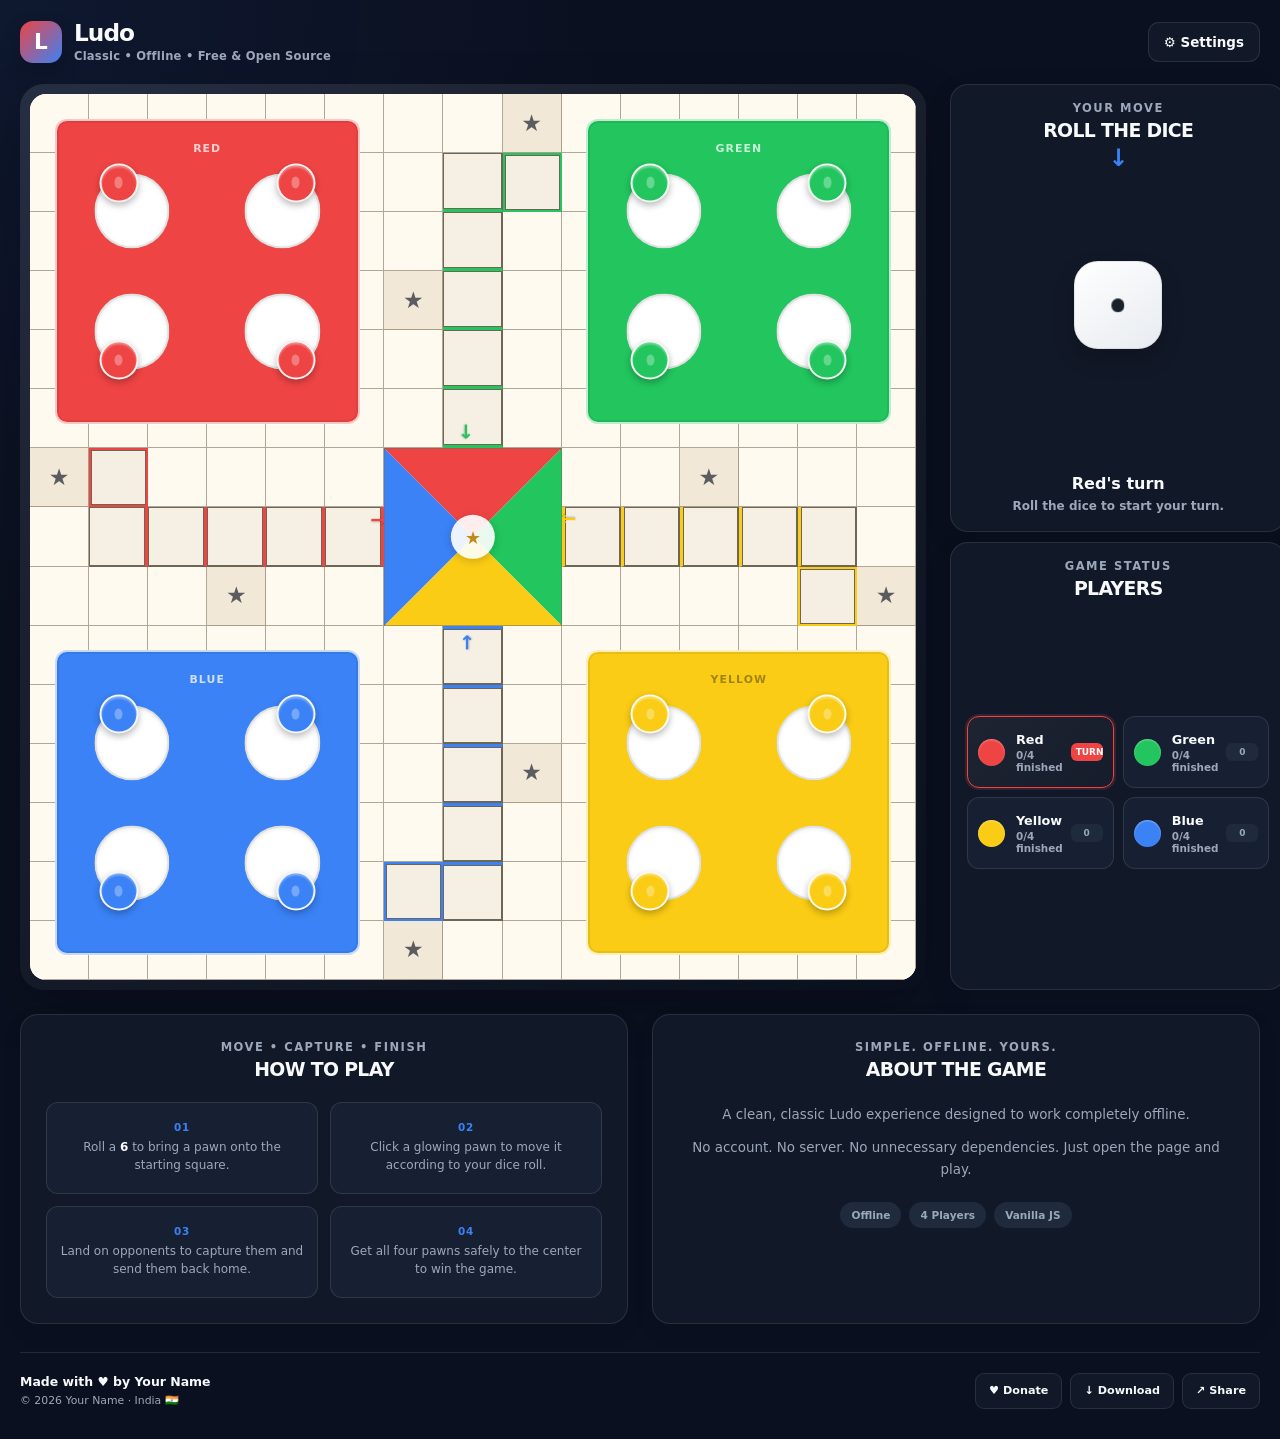
<file: index.html>
<!DOCTYPE html>
<html lang="en">
<head>
    <meta charset="UTF-8">
    <meta
        name="viewport"
        content="width=device-width, initial-scale=1, viewport-fit=cover"
    >

    <meta
        name="description"
        content="A modern classic offline Ludo game built with vanilla JavaScript."
    >

    <meta name="theme-color" content="#111827">

    <title>Ludo — Classic Offline Game</title>

    <link rel="stylesheet" href="css/style.css">
</head>

<body data-theme="midnight" data-board-follow="false">

<div class="app">

    <!-- =========================================================
         HEADER
    ========================================================== -->
    <header class="topbar">

        <div class="topbar-inner">

            <div class="brand">
                <div class="brand-mark">L</div>

                <div class="brand-copy">
                    <h1>Ludo</h1>
                    <p>Classic • Offline • Free & Open Source</p>
                </div>
            </div>

            <div class="settings-wrap">

                <button
                    id="settingsButton"
                    class="settings-button"
                    type="button"
                    aria-expanded="false"
                    aria-controls="settingsMenu"
                >
                    ⚙ <span>Settings</span>
                </button>

                <div
                    id="settingsMenu"
                    class="settings-menu"
                    hidden
                >

                    <div class="settings-title">
                        <span>Settings</span>
                        <button
                            id="closeSettings"
                            class="settings-close"
                            type="button"
                            aria-label="Close settings"
                        >
                            ×
                        </button>
                    </div>

                    <div class="settings-section">

                        <span class="settings-label">
                            Theme
                        </span>

                        <div class="theme-buttons">

                            <button
                                type="button"
                                class="theme-button"
                                data-theme-option="light"
                            >
                                ☀ Light
                            </button>

                            <button
                                type="button"
                                class="theme-button"
                                data-theme-option="midnight"
                            >
                                ☾ Midnight
                            </button>

                        </div>

                    </div>

                    <!-- Available only in Midnight -->
                    <label
                        id="boardThemeOption"
                        class="settings-toggle disabled"
                    >

                        <span class="toggle-copy">
                            <strong>Board follows theme</strong>
                            <small>Use a dark board in Midnight mode</small>
                        </span>

                        <input
                            id="boardThemeToggle"
                            type="checkbox"
                            disabled
                        >

                        <span class="toggle-slider"></span>

                    </label>

                    <div class="settings-divider"></div>

                    <button
                        id="restartGame"
                        class="restart-button"
                        type="button"
                    >
                        ↻ New / Restart Game
                    </button>

                </div>

            </div>

        </div>

    </header>


    <!-- =========================================================
         MAIN GAME AREA
    ========================================================== -->
    <main class="main-content">

        <!-- BOARD + SIDE GAME AREA -->
        <section class="game-layout">

            <!-- =================================================
                 BOARD
            ================================================== -->
            <section class="board-section">

                <div class="board-frame">

                    <div
                        id="board"
                        class="board"
                        aria-label="Ludo game board"
                    >

                        <div
                            id="boardGrid"
                            class="board-grid"
                        ></div>


                        <!-- ===============================
                             RED HOME
                        ================================ -->
                        <div class="home-area home-red">

                            <div class="home-inner">

                                <div class="home-title">
                                    RED
                                </div>

                                <div class="yard-slot slot-1"></div>
                                <div class="yard-slot slot-2"></div>
                                <div class="yard-slot slot-3"></div>
                                <div class="yard-slot slot-4"></div>

                            </div>

                        </div>


                        <!-- ===============================
                             GREEN HOME
                        ================================ -->
                        <div class="home-area home-green">

                            <div class="home-inner">

                                <div class="home-title">
                                    GREEN
                                </div>

                                <div class="yard-slot slot-1"></div>
                                <div class="yard-slot slot-2"></div>
                                <div class="yard-slot slot-3"></div>
                                <div class="yard-slot slot-4"></div>

                            </div>

                        </div>


                        <!-- ===============================
                             YELLOW HOME
                        ================================ -->
                        <div class="home-area home-yellow">

                            <div class="home-inner">

                                <div class="home-title">
                                    YELLOW
                                </div>

                                <div class="yard-slot slot-1"></div>
                                <div class="yard-slot slot-2"></div>
                                <div class="yard-slot slot-3"></div>
                                <div class="yard-slot slot-4"></div>

                            </div>

                        </div>


                        <!-- ===============================
                             BLUE HOME
                        ================================ -->
                        <div class="home-area home-blue">

                            <div class="home-inner">

                                <div class="home-title">
                                    BLUE
                                </div>

                                <div class="yard-slot slot-1"></div>
                                <div class="yard-slot slot-2"></div>
                                <div class="yard-slot slot-3"></div>
                                <div class="yard-slot slot-4"></div>

                            </div>

                        </div>


                        <!-- ===============================
                             CENTER HOME
                        ================================ -->
                        <div class="home-center">

                            <div class="center-triangle red"></div>
                            <div class="center-triangle green"></div>
                            <div class="center-triangle yellow"></div>
                            <div class="center-triangle blue"></div>

                            <div class="center-core">
                                <span>★</span>
                            </div>

                        </div>


                        <!-- TOKENS -->
                        <div
                            id="tokenLayer"
                            class="token-layer"
                        ></div>

                    </div>

                </div>

            </section>


            <!-- =================================================
                 RIGHT SIDE GAME PANEL
            ================================================== -->
            <aside class="game-panel">

                <!-- YOUR MOVE / DICE -->
                <section class="dice-card game-card">

                    <div class="card-heading">

                        <span class="eyebrow">
                            YOUR MOVE
                        </span>

                        <h2>
                            ROLL THE DICE
                        </h2>

                    </div>

                    <div
                        id="diceArea"
                        class="dice-area"
                    >

                        <div
                            id="dicePointer"
                            class="dice-pointer"
                            aria-hidden="true"
                        >
                            ↓
                        </div>

                        <button
                            id="diceButton"
                            class="dice-button"
                            type="button"
                            aria-label="Roll dice"
                        >

                            <div
                                id="diceFace"
                                class="dice-face"
                            >

                                <span class="dice-dot"></span>
                                <span class="dice-dot"></span>
                                <span class="dice-dot"></span>
                                <span class="dice-dot"></span>
                                <span class="dice-dot"></span>
                                <span class="dice-dot"></span>
                                <span class="dice-dot"></span>
                                <span class="dice-dot"></span>
                                <span class="dice-dot"></span>

                            </div>

                        </button>

                    </div>

                    <div
                        id="diceStatus"
                        class="dice-status"
                    >
                        Red's turn
                    </div>

                    <div
                        id="diceHint"
                        class="dice-hint"
                    >
                        Roll the dice to start your turn.
                    </div>

                </section>


                <!-- PLAYERS -->
                <section class="players-card game-card">

                    <div class="card-heading">

                        <span class="eyebrow">
                            GAME STATUS
                        </span>

                        <h2>
                            PLAYERS
                        </h2>

                    </div>

                    <div
                        id="playersList"
                        class="players-list"
                    ></div>

                </section>

            </aside>

        </section>


        <!-- =====================================================
             INFORMATION AREA
        ====================================================== -->
        <section class="below-info">

            <!-- HOW TO PLAY -->
            <article class="info-card">

                <div class="info-heading">
                    <span class="eyebrow">
                        MOVE • CAPTURE • FINISH
                    </span>

                    <h2>
                        HOW TO PLAY
                    </h2>
                </div>

                <div class="info-content">

                    <div class="info-step">
                        <span class="step-number">01</span>
                        <p>
                            Roll a <strong>6</strong> to bring a pawn
                            onto the starting square.
                        </p>
                    </div>

                    <div class="info-step">
                        <span class="step-number">02</span>
                        <p>
                            Click a glowing pawn to move it according
                            to your dice roll.
                        </p>
                    </div>

                    <div class="info-step">
                        <span class="step-number">03</span>
                        <p>
                            Land on opponents to capture them and
                            send them back home.
                        </p>
                    </div>

                    <div class="info-step">
                        <span class="step-number">04</span>
                        <p>
                            Get all four pawns safely to the center
                            to win the game.
                        </p>
                    </div>

                </div>

            </article>


            <!-- ABOUT -->
            <article class="about-card">

                <div class="info-heading">

                    <span class="eyebrow">
                        SIMPLE. OFFLINE. YOURS.
                    </span>

                    <h2>
                        ABOUT THE GAME
                    </h2>

                </div>

                <div class="about-content">

                    <p>
                        A clean, classic Ludo experience designed to
                        work completely offline.
                    </p>

                    <p>
                        No account. No server. No unnecessary
                        dependencies. Just open the page and play.
                    </p>

                    <div class="about-pills">

                        <span>Offline</span>
                        <span>4 Players</span>
                        <span>Vanilla JS</span>

                    </div>

                </div>

            </article>

        </section>

    </main>


    <!-- =========================================================
         FOOTER
    ========================================================== -->
    <footer class="footer">

        <div class="footer-content">

            <div class="footer-text">

                <strong>
                    Made with ♥ by Your Name
                </strong>

                <span>
                    © 2026 Your Name · India 🇮🇳
                </span>

            </div>

            <div class="footer-actions">

                <button
                    type="button"
                    class="footer-button"
                    id="donateButton"
                >
                    ♥ Donate
                </button>

                <button
                    type="button"
                    class="footer-button"
                    id="downloadButton"
                >
                    ↓ Download
                </button>

                <button
                    type="button"
                    class="footer-button"
                    id="shareButton"
                >
                    ↗ Share
                </button>

            </div>

        </div>

    </footer>

</div>


<!-- =============================================================
     WINNER MODAL
============================================================== -->
<div
    id="winnerModal"
    class="modal hidden"
    aria-hidden="true"
>

    <div class="modal-backdrop"></div>

    <div class="modal-box">

        <div
            id="winnerIcon"
            class="winner-icon"
        >
            🏆
        </div>

        <span class="eyebrow">
            GAME COMPLETE
        </span>

        <h2 id="winnerTitle">
            Red Wins!
        </h2>

        <p id="winnerText">
            All four pawns reached the center.
        </p>

        <button
            id="winnerRestart"
            class="winner-button"
            type="button"
        >
            Play Again
        </button>

    </div>

</div>


<script src="js/game.js"></script>

</body>
</html>
</file>
<file: css/style.css>
/* ============================================================
   ROOT
============================================================ */

:root {
    --red: #ef4444;
    --green: #22c55e;
    --yellow: #facc15;
    --blue: #3b82f6;

    --page-bg: #0b1020;
    --surface: #111827;
    --surface-2: #172033;
    --surface-3: #202a3d;

    --text: #f8fafc;
    --muted: #9ca8ba;
    --border: rgba(255,255,255,.10);

    --classic-board: #eee3cf;
    --classic-cell: #fffaf0;
    --classic-grid: rgba(81,65,42,.45);
    --classic-grid-strong: rgba(55,43,27,.70);

    --board-bg: var(--classic-board);
    --board-cell: var(--classic-cell);
    --board-grid: var(--classic-grid);
    --board-grid-strong: var(--classic-grid-strong);

    --shadow:
        0 18px 50px rgba(0,0,0,.22);

    --radius: 18px;

    --max-width: 1240px;
}


/* ============================================================
   LIGHT THEME
============================================================ */

body[data-theme="light"] {
    --page-bg: #f3f5f7;
    --surface: #ffffff;
    --surface-2: #f7f8fa;
    --surface-3: #edf0f4;

    --text: #18202b;
    --muted: #687386;
    --border: rgba(20,30,45,.10);

    --board-bg: var(--classic-board);
    --board-cell: var(--classic-cell);
    --board-grid: var(--classic-grid);
    --board-grid-strong: var(--classic-grid-strong);
}


/* ============================================================
   MIDNIGHT BOARD FOLLOWING THEME
============================================================ */

body[data-theme="midnight"][data-board-follow="true"] {
    --board-bg: #151c2b;
    --board-cell: #202a3b;
    --board-grid: rgba(255,255,255,.30);
    --board-grid-strong: rgba(255,255,255,.55);
}


/* ============================================================
   GLOBAL
============================================================ */

* {
    box-sizing: border-box;
}

html {
    min-height: 100%;
    font-size: 16px;
}

body {
    margin: 0;
    min-height: 100vh;

    background:
        radial-gradient(
            circle at top left,
            rgba(59,130,246,.07),
            transparent 32%
        ),
        var(--page-bg);

    color: var(--text);

    font-family:
        Inter,
        ui-sans-serif,
        system-ui,
        -apple-system,
        BlinkMacSystemFont,
        "Segoe UI",
        sans-serif;

    transition:
        background .25s ease,
        color .25s ease;
}

button {
    font: inherit;
}

button,
a {
    -webkit-tap-highlight-color: transparent;
}

.app {
    width: 100%;
    min-height: 100vh;
}


/* ============================================================
   HEADER
============================================================ */

.topbar {
    width: 100%;
}

.topbar-inner {
    width: min(
        calc(100% - 36px),
        var(--max-width)
    );

    margin: 0 auto;

    min-height: 84px;

    display: flex;
    align-items: center;
    justify-content: space-between;

    position: relative;
}

.brand {
    display: flex;
    align-items: center;
    gap: 12px;
}

.brand-mark {
    width: 42px;
    height: 42px;

    border-radius: 13px;

    display: grid;
    place-items: center;

    background:
        linear-gradient(
            135deg,
            var(--red),
            var(--blue)
        );

    color: #fff;

    font-size: 1.35rem;
    font-weight: 900;

    box-shadow:
        0 8px 20px rgba(0,0,0,.18);
}

.brand-copy h1 {
    margin: 0;

    font-size: 1.45rem;
    line-height: 1;

    letter-spacing: -.04em;
}

.brand-copy p {
    margin: 5px 0 0;

    color: var(--muted);

    font-size: .72rem;
    font-weight: 600;

    letter-spacing: .02em;
}


/* ============================================================
   SETTINGS
============================================================ */

.settings-wrap {
    position: relative;
}

.settings-button {
    min-height: 40px;

    padding: 0 15px;

    border: 1px solid var(--border);
    border-radius: 11px;

    background: var(--surface);

    color: var(--text);

    font-size: .84rem;
    font-weight: 700;

    cursor: pointer;

    transition:
        transform .18s ease,
        background .18s ease;
}

.settings-button:hover {
    transform: translateY(-1px);
    background: var(--surface-2);
}

.settings-menu {
    position: absolute;

    z-index: 100;

    top: calc(100% + 10px);
    right: 0;

    width: 290px;

    padding: 16px;

    border: 1px solid var(--border);
    border-radius: 16px;

    background: var(--surface);

    box-shadow: var(--shadow);
}

.settings-menu[hidden] {
    display: none;
}

.settings-title {
    display: flex;
    align-items: center;
    justify-content: space-between;

    margin-bottom: 17px;

    font-size: .95rem;
    font-weight: 800;
}

.settings-close {
    width: 28px;
    height: 28px;

    border: 0;
    border-radius: 8px;

    background: var(--surface-3);
    color: var(--text);

    cursor: pointer;

    font-size: 1.1rem;
}

.settings-section {
    margin-bottom: 14px;
}

.settings-label {
    display: block;

    margin-bottom: 8px;

    color: var(--muted);

    font-size: .72rem;
    font-weight: 800;

    text-transform: uppercase;
    letter-spacing: .08em;
}

.theme-buttons {
    display: grid;
    grid-template-columns: 1fr 1fr;
    gap: 8px;
}

.theme-button {
    min-height: 38px;

    border: 1px solid var(--border);
    border-radius: 9px;

    background: var(--surface-2);
    color: var(--text);

    font-size: .78rem;
    font-weight: 700;

    cursor: pointer;
}

.theme-button.active {
    border-color: var(--blue);
    background: rgba(59,130,246,.12);
}

.settings-toggle {
    min-height: 50px;

    display: flex;
    align-items: center;

    position: relative;

    cursor: pointer;
}

.settings-toggle.disabled {
    opacity: .40;
    cursor: not-allowed;
}

.toggle-copy {
    display: flex;
    flex-direction: column;
    gap: 3px;

    flex: 1;
}

.toggle-copy strong {
    font-size: .80rem;
}

.toggle-copy small {
    color: var(--muted);
    font-size: .67rem;
}

.settings-toggle input {
    position: absolute;
    opacity: 0;
    pointer-events: none;
}

.toggle-slider {
    width: 40px;
    height: 22px;

    flex: 0 0 auto;

    border-radius: 30px;

    background: var(--surface-3);

    position: relative;

    transition: .2s ease;
}

.toggle-slider::after {
    content: "";

    width: 16px;
    height: 16px;

    border-radius: 50%;

    position: absolute;

    top: 3px;
    left: 3px;

    background: #fff;

    box-shadow: 0 2px 5px rgba(0,0,0,.2);

    transition: .2s ease;
}

.settings-toggle input:checked + .toggle-slider {
    background: var(--blue);
}

.settings-toggle input:checked + .toggle-slider::after {
    transform: translateX(18px);
}

.settings-divider {
    height: 1px;
    margin: 12px 0;

    background: var(--border);
}

.restart-button {
    width: 100%;
    min-height: 40px;

    border: 1px solid var(--border);
    border-radius: 9px;

    background: var(--surface-2);
    color: var(--text);

    font-size: .78rem;
    font-weight: 800;

    cursor: pointer;
}


/* ============================================================
   MAIN
============================================================ */

.main-content {
    width: min(
        calc(100% - 36px),
        var(--max-width)
    );

    margin: 0 auto;
}


/* ============================================================
   BOARD + SIDE PANEL
============================================================ */

.game-layout {
    display: grid;

    grid-template-columns:
        minmax(0, 1fr)
        340px;

    gap: 24px;

    align-items: center;
}


/* ============================================================
   BOARD
============================================================ */

.board-section {
    min-width: 0;
}

.board-frame {
    width: 100%;

    padding: 10px;

    border-radius: 24px;

    background:
        linear-gradient(
            145deg,
            rgba(255,255,255,.10),
            rgba(0,0,0,.05)
        );

    box-shadow: var(--shadow);
}

.board {
    width: 100%;

    aspect-ratio: 1 / 1;

    position: relative;

    overflow: hidden;

    border-radius: 16px;

    background: var(--board-bg);

    isolation: isolate;

    user-select: none;
}


/* ============================================================
   BOARD GRID
============================================================ */

.board-grid {
    position: absolute;

    inset: 0;

    display: grid;

    grid-template-columns: repeat(15, 1fr);
    grid-template-rows: repeat(15, 1fr);

    z-index: 1;
}

.board-cell {
    min-width: 0;
    min-height: 0;

    position: relative;

    background: var(--board-cell);

    border-right: 1px solid var(--board-grid);
    border-bottom: 1px solid var(--board-grid);
}

.board-cell.track {
    background: var(--board-cell);
}

.board-cell.safe {
    background: rgba(255,255,255,.18);
}

.board-cell.start {
    border: 2px solid var(--player-color);

    background:
        rgba(255,255,255,.38);

    z-index: 2;
}

.board-cell.lane {
    background:
        rgba(255,255,255,.42);

    border-color: var(--board-grid-strong);

    z-index: 3;
}


/* Stronger middle/track lines */
.board-cell.lane,
.board-cell.start {
    box-shadow:
        inset 0 0 0 1px var(--board-grid-strong);
}


/* ============================================================
   SAFE STAR
============================================================ */

.cell-star {
    position: absolute;

    inset: 0;

    display: grid;
    place-items: center;

    color: rgba(40,45,55,.75);

    font-size: clamp(
        13px,
        1.8vw,
        25px
    );

    line-height: 1;

    pointer-events: none;
}


/* ============================================================
   HOME AREAS
============================================================ */

.home-area {
    position: absolute;

    width: 40%;
    height: 40%;

    z-index: 10;

    padding: 0;
}

.home-red {
    left: 0;
    top: 0;
}

.home-green {
    right: 0;
    top: 0;
}

.home-yellow {
    right: 0;
    bottom: 0;
}

.home-blue {
    left: 0;
    bottom: 0;
}

.home-inner {
    position: absolute;

    inset: 7%;

    border-radius: 12px;

    display: block;

    overflow: hidden;

    border: 2px solid rgba(255,255,255,.70);

    box-shadow:
        inset 0 0 0 2px rgba(0,0,0,.07);
}

.home-red .home-inner {
    background: var(--red);
}

.home-green .home-inner {
    background: var(--green);
}

.home-yellow .home-inner {
    background: var(--yellow);
}

.home-blue .home-inner {
    background: var(--blue);
}


/* ============================================================
   HOME TITLE
============================================================ */

.home-title {
    position: absolute;

    left: 50%;
    top: 7%;

    transform: translateX(-50%);

    color: rgba(255,255,255,.75);

    font-size: clamp(
        7px,
        .85vw,
        12px
    );

    font-weight: 900;

    letter-spacing: .10em;

    pointer-events: none;
}

.home-yellow .home-title {
    color: rgba(35,35,20,.42);
}


/* ============================================================
   WHITE YARD CIRCLES
============================================================ */

.yard-slot {
    position: absolute;

    width: 25%;
    aspect-ratio: 1;

    border-radius: 50%;

    background: #fff;

    border:
        2px solid rgba(20,25,30,.13);

    box-shadow:
        inset 0 1px 4px rgba(0,0,0,.08);

    transform: translate(-50%, -50%);

    z-index: 1;
}


/*
    Exact centers:

    top-left:
      25%,25%
      75%,25%
      25%,75%
      75%,75%

    This keeps the pawn centered inside the circle.
*/

.slot-1 {
    left: 25%;
    top: 30%;
}

.slot-2 {
    left: 75%;
    top: 30%;
}

.slot-3 {
    left: 25%;
    top: 70%;
}

.slot-4 {
    left: 75%;
    top: 70%;
}


/* ============================================================
   HOME EXIT ARROWS
============================================================ */

.home-exit-arrow {
    position: absolute;

    z-index: 15;

    display: grid;
    place-items: center;

    width: 5%;

    color: var(--arrow-color);

    font-size: clamp(
        10px,
        1.5vw,
        21px
    );

    font-weight: 900;

    text-shadow:
        0 1px 2px rgba(0,0,0,.25);

    animation: arrowPulse 1.4s ease-in-out infinite;

    pointer-events: none;
}

.exit-red {
    left: 36.8%;
    top: 46.7%;

    --arrow-color: var(--red);
}

.exit-green {
    left: 46.7%;
    top: 36.8%;

    --arrow-color: var(--green);

    transform: rotate(90deg);
}

.exit-yellow {
    right: 36.8%;
    top: 46.7%;

    --arrow-color: var(--yellow);

    transform: rotate(180deg);
}

.exit-blue {
    left: 46.7%;
    bottom: 36.8%;

    --arrow-color: var(--blue);

    transform: rotate(270deg);
}

@keyframes arrowPulse {
    0%,100% {
        opacity: .55;
        transform: translateX(0);
    }

    50% {
        opacity: 1;
        transform: translateX(3px);
    }
}


/* ============================================================
   CENTER
============================================================ */

.home-center {
    position: absolute;

    left: 40%;
    top: 40%;

    width: 20%;
    height: 20%;

    z-index: 20;

    overflow: hidden;

    background: var(--board-cell);

    box-shadow:
        inset 0 0 0 2px var(--board-grid-strong);
}

.center-triangle {
    position: absolute;

    inset: 0;

    width: 100%;
    height: 100%;

    border: 0;
}

.center-triangle.red {
    background: var(--red);

    clip-path:
        polygon(
            0 0,
            100% 0,
            50% 50%
        );
}

.center-triangle.green {
    background: var(--green);

    clip-path:
        polygon(
            100% 0,
            100% 100%,
            50% 50%
        );
}

.center-triangle.yellow {
    background: var(--yellow);

    clip-path:
        polygon(
            0 100%,
            100% 100%,
            50% 50%
        );
}

.center-triangle.blue {
    background: var(--blue);

    clip-path:
        polygon(
            0 0,
            0 100%,
            50% 50%
        );
}

.center-core {
    position: absolute;

    left: 50%;
    top: 50%;

    width: 25%;
    aspect-ratio: 1;

    transform: translate(-50%, -50%);

    border-radius: 50%;

    display: grid;
    place-items: center;

    background: rgba(255,255,255,.90);

    box-shadow:
        0 2px 8px rgba(0,0,0,.18);

    z-index: 30;
}

.center-core span {
    color: #c08b18;

    font-size: clamp(
        9px,
        1.4vw,
        18px
    );
}


/* ============================================================
   COLORED HOME LANES
============================================================ */

/*
   Red: row 7, moving toward center.
   Green: column 7, moving toward center.
   Yellow: row 7, moving toward center.
   Blue: column 7, moving toward center.
*/

.board-cell.lane-red {
    border-right: 3px solid var(--red);
}

.board-cell.lane-green {
    border-bottom: 3px solid var(--green);
}

.board-cell.lane-yellow {
    border-left: 3px solid var(--yellow);
}

.board-cell.lane-blue {
    border-top: 3px solid var(--blue);
}


/* ============================================================
   TOKEN LAYER
============================================================ */

.token-layer {
    position: absolute;

    inset: 0;

    z-index: 50;

    pointer-events: none;
}

.token {
    position: absolute;

    width: clamp(
        21px,
        4.4%,
        48px
    );

    aspect-ratio: 1;

    transform:
        translate(-50%, -50%);

    border-radius: 50%;

    border: 2px solid rgba(255,255,255,.92);

    display: grid;
    place-items: center;

    pointer-events: auto;

    cursor: default;

    transition:
        left .12s linear,
        top .12s linear,
        transform .15s ease;

    box-shadow:
        0 3px 7px rgba(0,0,0,.28),
        inset 0 2px 2px rgba(255,255,255,.35);
}

.token::after {
    content: "";

    width: 34%;
    height: 34%;

    border-radius: 50%;

    background: rgba(255,255,255,.30);
}

.token.red {
    background: var(--red);
}

.token.green {
    background: var(--green);
}

.token.yellow {
    background: var(--yellow);
}

.token.blue {
    background: var(--blue);
}

.token.movable {
    cursor: pointer;

    border-color: #fff;

    animation:
        tokenBounce 1s ease-in-out infinite;

    box-shadow:
        0 0 0 3px rgba(255,255,255,.32),
        0 5px 13px rgba(0,0,0,.28);
}

@keyframes tokenBounce {
    0%,100% {
        transform:
            translate(-50%, -50%)
            translateY(0)
            scale(1);
    }

    50% {
        transform:
            translate(-50%, -50%)
            translateY(-4px)
            scale(1.08);
    }
}


/*
   Actual move animation:
   the token jumps upward while travelling
   to the next square.
*/
.token.jumping {
    animation:
        pawnJump .28s ease-out;
}

@keyframes pawnJump {

    0% {
        transform:
            translate(-50%, -50%)
            translateY(0)
            scale(1);
    }

    45% {
        transform:
            translate(-50%, -50%)
            translateY(-13px)
            scale(1.08);
    }

    75% {
        transform:
            translate(-50%, -50%)
            translateY(-5px)
            scale(1.02);
    }

    100% {
        transform:
            translate(-50%, -50%)
            translateY(0)
            scale(1);
    }
}


/* ============================================================
   GAME PANEL
============================================================ */

.game-panel {
    width: 100%;

    display: grid;

    grid-template-rows: 1fr 1fr;

    gap: 14px;

    align-self: center;
}

.game-card {
    width: 100%;

    min-height: 290px;

    padding: 21px;

    border:
        1px solid var(--border);

    border-radius: var(--radius);

    background: var(--surface);

    box-shadow:
        0 10px 30px rgba(0,0,0,.08);

    display: flex;
    flex-direction: column;

    align-items: center;
    text-align: center;
}

.card-heading {
    width: 100%;

    text-align: center;
}

.eyebrow {
    display: block;

    color: var(--muted);

    font-size: .72rem;
    font-weight: 900;

    letter-spacing: .13em;

    text-transform: uppercase;
}

.card-heading h2,
.info-heading h2 {
    margin: 5px 0 0;

    font-size: 1.38rem;
    line-height: 1.1;

    letter-spacing: -.035em;
}


/* ============================================================
   DICE
============================================================ */

.dice-area {
    flex: 1;

    width: 100%;

    display: grid;
    place-items: center;

    position: relative;
}

.dice-button {
    width: 118px;
    aspect-ratio: 1;

    padding: 0;

    border: 0;

    border-radius: 25px;

    background: transparent;

    cursor: pointer;

    position: relative;

    transition:
        transform .15s ease;
}

.dice-button:hover:not(:disabled) {
    transform: translateY(-2px);
}

.dice-button:disabled {
    cursor: default;
}

.dice-face {
    width: 100%;
    height: 100%;

    position: relative;

    border-radius: 24px;

    background:
        linear-gradient(
            145deg,
            #ffffff,
            #e7ebf0
        );

    box-shadow:
        0 10px 22px rgba(0,0,0,.18),
        inset 0 0 0 1px rgba(0,0,0,.08);

    transform-style: preserve-3d;
}

.dice-dot {
    position: absolute;

    width: 15%;
    aspect-ratio: 1;

    border-radius: 50%;

    background: #18202b;

    opacity: 0;

    transition: opacity .08s ease;

    transform: translate(-50%, -50%);
}

.dice-dot:nth-child(1) { left: 25%; top: 25%; }
.dice-dot:nth-child(2) { left: 50%; top: 25%; }
.dice-dot:nth-child(3) { left: 75%; top: 25%; }
.dice-dot:nth-child(4) { left: 25%; top: 50%; }
.dice-dot:nth-child(5) { left: 50%; top: 50%; }
.dice-dot:nth-child(6) { left: 75%; top: 50%; }
.dice-dot:nth-child(7) { left: 25%; top: 75%; }
.dice-dot:nth-child(8) { left: 50%; top: 75%; }
.dice-dot:nth-child(9) { left: 75%; top: 75%; }

.dice-dot.show {
    opacity: 1;
}

.dice-button.rolling .dice-face {
    animation: diceRoll .45s ease-in-out infinite;
}

@keyframes diceRoll {
    0% {
        transform: rotate(0deg) scale(1);
    }

    25% {
        transform: rotate(7deg) scale(1.05);
    }

    50% {
        transform: rotate(-8deg) scale(.96);
    }

    75% {
        transform: rotate(5deg) scale(1.04);
    }

    100% {
        transform: rotate(0deg) scale(1);
    }
}


/* ============================================================
   DICE POINTER
============================================================ */

.dice-pointer {
    position: absolute;

    top: 3px;
    left: 50%;

    transform: translateX(-50%);

    color: var(--blue);

    font-size: 1.5rem;
    font-weight: 900;

    z-index: 4;

    animation: pointerDown 1s ease-in-out infinite;
}

.dice-pointer.hidden {
    display: none;
}

@keyframes pointerDown {
    0%,100% {
        transform:
            translateX(-50%)
            translateY(0);
        opacity: .55;
    }

    50% {
        transform:
            translateX(-50%)
            translateY(6px);
        opacity: 1;
    }
}

.dice-status {
    margin-top: 4px;

    font-size: 1rem;
    font-weight: 900;
}

.dice-hint {
    margin-top: 5px;

    color: var(--muted);

    font-size: .75rem;
    font-weight: 600;

    line-height: 1.4;
}


/* ============================================================
   PLAYERS
============================================================ */

.players-list {
    width: 100%;

    flex: 1;

    margin-top: 14px;

    display: grid;

    grid-template-columns: 1fr 1fr;

    gap: 9px;

    align-content: center;
}

.player-card {
    min-height: 72px;

    padding: 10px;

    border:
        1px solid var(--border);

    border-radius: 12px;

    background: var(--surface-2);

    display: grid;

    grid-template-columns: 30px 1fr auto;

    gap: 8px;

    align-items: center;

    text-align: left;

    transition:
        transform .18s ease,
        border-color .18s ease,
        background .18s ease;
}

.player-card.active {
    border-color: var(--player-color);

    background:
        linear-gradient(
            135deg,
            rgba(255,255,255,.05),
            rgba(255,255,255,.02)
        );

    box-shadow:
        0 0 0 2px
        color-mix(
            in srgb,
            var(--player-color) 18%,
            transparent
        );
}

.player-color {
    width: 27px;
    height: 27px;

    border-radius: 50%;

    background: var(--player-color);

    box-shadow:
        inset 0 1px 2px rgba(255,255,255,.35);
}

.player-name {
    font-size: .80rem;
    font-weight: 900;
}

.player-progress {
    margin-top: 2px;

    color: var(--muted);

    font-size: .65rem;
    font-weight: 600;
}

.player-badge {
    min-width: 32px;

    padding: 4px 5px;

    border-radius: 6px;

    background: var(--player-color);

    color: #fff;

    font-size: .56rem;
    font-weight: 900;

    text-align: center;
}

.player-badge.finished {
    background: var(--surface-3);
    color: var(--muted);
}


/* ============================================================
   BELOW INFORMATION
============================================================ */

.below-info {
    width: 100%;

    margin-top: 24px;

    display: grid;

    grid-template-columns: 1fr 1fr;

    gap: 24px;

    align-items: stretch;
}

.info-card,
.about-card {
    min-height: 270px;

    padding: 25px;

    border:
        1px solid var(--border);

    border-radius: var(--radius);

    background: var(--surface);

    box-shadow:
        0 8px 25px rgba(0,0,0,.06);

    display: flex;
    flex-direction: column;

    align-items: center;

    text-align: center;
}

.info-heading {
    width: 100%;

    text-align: center;
}

.info-content {
    width: 100%;

    margin-top: 22px;

    display: grid;

    grid-template-columns: 1fr 1fr;

    gap: 12px;
}

.info-step {
    min-height: 92px;

    padding: 13px;

    border:
        1px solid var(--border);

    border-radius: 12px;

    background: var(--surface-2);

    display: flex;
    flex-direction: column;

    align-items: center;
    justify-content: center;

    text-align: center;
}

.step-number {
    color: var(--blue);

    font-size: .65rem;
    font-weight: 900;

    letter-spacing: .08em;
}

.info-step p {
    margin: 6px 0 0;

    color: var(--muted);

    font-size: .75rem;
    line-height: 1.45;
}

.info-step strong {
    color: var(--text);
}

.about-content {
    width: min(100%, 550px);

    margin-top: 24px;

    display: flex;
    flex-direction: column;

    align-items: center;

    text-align: center;
}

.about-content p {
    margin: 0 0 12px;

    color: var(--muted);

    font-size: .84rem;

    line-height: 1.6;
}

.about-pills {
    display: flex;
    flex-wrap: wrap;

    justify-content: center;

    gap: 8px;

    margin-top: 10px;
}

.about-pills span {
    padding: 7px 11px;

    border-radius: 999px;

    background: var(--surface-3);

    color: var(--muted);

    font-size: .66rem;
    font-weight: 800;
}


/* ============================================================
   FOOTER
============================================================ */

.footer {
    width: min(
        calc(100% - 36px),
        var(--max-width)
    );

    margin: 28px auto 0;

    padding: 20px 0 30px;

    border-top:
        1px solid var(--border);
}

.footer-content {
    display: flex;

    align-items: center;
    justify-content: space-between;

    gap: 20px;
}

.footer-text {
    display: flex;
    flex-direction: column;

    gap: 5px;
}

.footer-text strong {
    font-size: .78rem;
}

.footer-text span {
    color: var(--muted);

    font-size: .68rem;
}

.footer-actions {
    display: flex;

    gap: 8px;
}

.footer-button {
    min-height: 36px;

    padding: 0 13px;

    border:
        1px solid var(--border);

    border-radius: 9px;

    background: var(--surface);

    color: var(--text);

    font-size: .70rem;
    font-weight: 800;

    cursor: pointer;

    transition:
        transform .15s ease,
        background .15s ease;
}

.footer-button:hover {
    transform: translateY(-1px);
    background: var(--surface-2);
}


/* ============================================================
   MODAL
============================================================ */

.modal {
    position: fixed;

    inset: 0;

    z-index: 500;

    display: grid;
    place-items: center;

    padding: 20px;
}

.modal.hidden {
    display: none;
}

.modal-backdrop {
    position: absolute;

    inset: 0;

    background: rgba(0,0,0,.60);

    backdrop-filter: blur(5px);
}

.modal-box {
    width: min(400px, 100%);

    position: relative;
    z-index: 2;

    padding: 32px 25px;

    border:
        1px solid var(--border);

    border-radius: 22px;

    background: var(--surface);

    text-align: center;

    box-shadow:
        0 25px 70px rgba(0,0,0,.35);
}

.winner-icon {
    font-size: 3rem;

    margin-bottom: 10px;
}

.modal-box h2 {
    margin: 7px 0;

    font-size: 1.8rem;
}

.modal-box p {
    margin: 0;

    color: var(--muted);

    font-size: .85rem;
}

.winner-button {
    margin-top: 22px;

    min-height: 44px;

    padding: 0 22px;

    border: 0;
    border-radius: 10px;

    background: var(--blue);

    color: #fff;

    font-size: .80rem;
    font-weight: 900;

    cursor: pointer;
}


/* ============================================================
   SMALL DESKTOP / SQUARE / 20:9 LANDSCAPE
============================================================ */

/*
   This keeps the board and information panels in a horizontal
   layout even when the browser window is short or square.

   The main breakpoint is based on WIDTH, not only height.
*/

@media (min-width: 900px) {

    .game-layout {
        grid-template-columns:
            minmax(0, 1fr)
            minmax(300px, 340px);
    }

    .game-panel {
        min-height: 100%;
    }

    .dice-card,
    .players-card {
        min-height: 0;
    }

}


/* ============================================================
   SHORT DESKTOP WINDOWS
============================================================ */

@media
    (min-width: 900px)
    and (max-height: 850px) {

    .topbar-inner {
        min-height: 70px;
    }

    .game-layout {
        gap: 18px;
    }

    .game-card {
        min-height: 245px;
        padding: 17px;
    }

    .dice-button {
        width: 92px;
    }

    .below-info {
        margin-top: 18px;
    }

    .info-card,
    .about-card {
        min-height: 220px;
        padding: 20px;
    }

}


/* ============================================================
   SQUARE WINDOWS
============================================================ */

@media
    (min-width: 900px)
    and (min-aspect-ratio: 9/8) {

    .game-layout {
        grid-template-columns:
            minmax(0, 1fr)
            310px;
    }

    .game-panel {
        gap: 10px;
    }

    .game-card {
        padding: 16px;
        min-height: 240px;
    }

    .dice-button {
        width: 88px;
    }

    .card-heading h2,
    .info-heading h2 {
        font-size: 1.18rem;
    }

}


/* ============================================================
   VERY WIDE 20:9 / ULTRAWIDE
============================================================ */

@media
    (min-width: 1200px)
    and (min-aspect-ratio: 18/9) {

    .main-content {
        max-width: 1320px;
    }

    .topbar-inner {
        max-width: 1320px;
    }

    .footer {
        max-width: 1320px;
    }

    .game-layout {
        grid-template-columns:
            minmax(600px, 760px)
            minmax(330px, 380px);

        justify-content: center;
    }

    .below-info {
        grid-template-columns: 1fr 1fr;
    }

}


/* ============================================================
   TABLET
============================================================ */

@media (max-width: 899px) {

    .topbar-inner {
        min-height: 72px;
    }

    .game-layout {
        grid-template-columns: 1fr;

        gap: 15px;
    }

    /*
       On mobile/tablet the two game boxes remain in one row:
       dice 50% / players 50%.
    */

    .game-panel {
        grid-template-columns: 1fr 1fr;
        grid-template-rows: none;

        gap: 12px;

        order: 2;
    }

    .game-card {
        min-height: 230px;

        padding: 16px;
    }

    .dice-button {
        width: 84px;
    }

    .players-list {
        margin-top: 10px;

        grid-template-columns: 1fr;
    }

    .player-card {
        min-height: 55px;
    }

    .below-info {
        grid-template-columns: 1fr;
        gap: 15px;
    }

    .info-card,
    .about-card {
        min-height: 240px;
    }

}


/* ============================================================
   PHONE
============================================================ */

@media (max-width: 560px) {

    .topbar-inner,
    .main-content,
    .footer {
        width: min(
            calc(100% - 20px),
            var(--max-width)
        );
    }

    .topbar-inner {
        min-height: 64px;
    }

    .brand {
        gap: 8px;
    }

    .brand-mark {
        width: 36px;
        height: 36px;

        border-radius: 10px;

        font-size: 1.1rem;
    }

    .brand-copy h1 {
        font-size: 1.20rem;
    }

    .brand-copy p {
        display: none;
    }

    .settings-button {
        min-height: 36px;
        padding: 0 11px;

        font-size: .72rem;
    }

    .board-frame {
        padding: 6px;
        border-radius: 17px;
    }

    .board {
        border-radius: 12px;
    }

    /*
       Dice + Players stay exactly 50/50.
    */

    .game-panel {
        grid-template-columns: 1fr 1fr;
        gap: 8px;
    }

    .game-card {
        min-height: 210px;

        padding: 12px;

        border-radius: 14px;
    }

    .card-heading h2,
    .info-heading h2 {
        font-size: 1.02rem;
    }

    .eyebrow {
        font-size: .58rem;
        letter-spacing: .10em;
    }

    .dice-button {
        width: 67px;
    }

    .dice-face {
        border-radius: 16px;
    }

    .dice-pointer {
        font-size: 1.1rem;
    }

    .dice-status {
        font-size: .76rem;
    }

    .dice-hint {
        font-size: .62rem;
    }

    .players-list {
        gap: 5px;
    }

    .player-card {
        min-height: 48px;

        padding: 6px;

        grid-template-columns: 22px 1fr auto;

        gap: 5px;

        border-radius: 9px;
    }

    .player-color {
        width: 20px;
        height: 20px;
    }

    .player-name {
        font-size: .65rem;
    }

    .player-progress {
        font-size: .52rem;
    }

    .player-badge {
        min-width: 25px;
        padding: 3px;

        font-size: .47rem;
    }

    .below-info {
        margin-top: 12px;
    }

    .info-card,
    .about-card {
        min-height: auto;

        padding: 18px;

        border-radius: 14px;
    }

    .info-content {
        grid-template-columns: 1fr;

        margin-top: 16px;
    }

    .info-step {
        min-height: 65px;
    }

    .info-step p {
        font-size: .70rem;
    }

    .about-content {
        margin-top: 16px;
    }

    .about-content p {
        font-size: .75rem;
    }

    .footer {
        margin-top: 18px;
    }

    .footer-content {
        flex-direction: column;

        text-align: center;
    }

    .footer-text {
        align-items: center;
    }

    .footer-actions {
        width: 100%;

        display: grid;
        grid-template-columns: repeat(3, 1fr);
    }

    .footer-button {
        padding: 0 5px;

        font-size: .62rem;
    }

}


/* ============================================================
   VERY SMALL PHONES
============================================================ */

@media (max-width: 370px) {

    .game-card {
        min-height: 190px;
        padding: 9px;
    }

    .dice-button {
        width: 58px;
    }

    .player-card {
        grid-template-columns: 19px 1fr auto;
        min-height: 43px;
    }

    .player-color {
        width: 17px;
        height: 17px;
    }

    .player-name {
        font-size: .58rem;
    }

    .player-progress {
        font-size: .46rem;
    }

    .player-badge {
        min-width: 22px;
        font-size: .42rem;
    }

}


/* ============================================================
   REDUCED MOTION
============================================================ */

@media (prefers-reduced-motion: reduce) {

    *,
    *::before,
    *::after {
        animation-duration: .01ms !important;
        animation-iteration-count: 1 !important;
        transition-duration: .01ms !important;
    }

}
</file>
